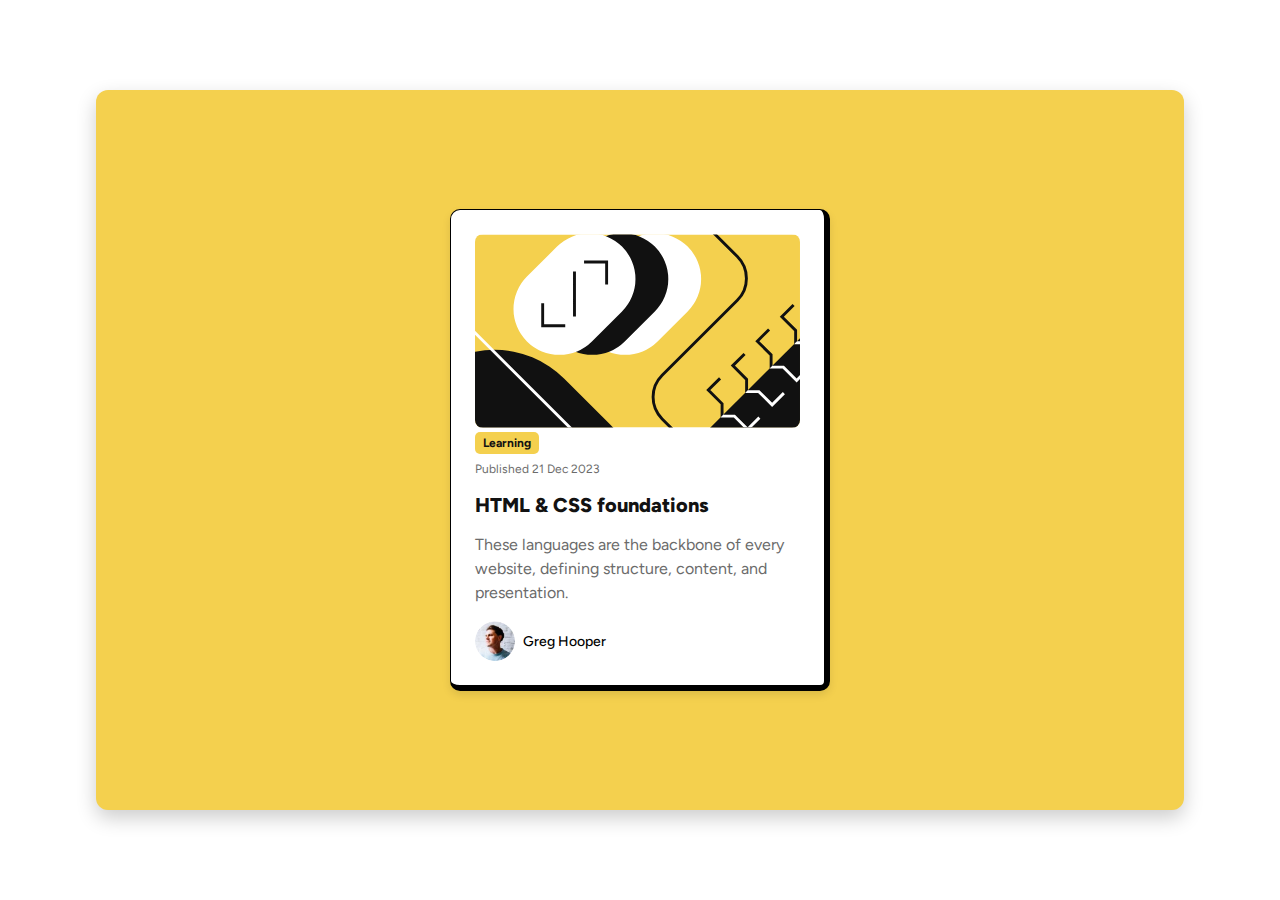
<file: blog-preview-card-main/index.html>
<!DOCTYPE html>
<html lang="en">
  <head>
    <meta charset="UTF-8" />
    <meta name="viewport" content="width=device-width, initial-scale=1.0" />
    <link rel="icon" type="image/png" sizes="32x32" href="assets/images/favicon-32x32.png" />
    <title>Blog Preview Card</title>
    <link rel="stylesheet" href="styles.css" />
    <link href="https://fonts.googleapis.com/css2?family=Figtree:wght@500;800&display=swap" rel="stylesheet" />
  </head>
  <body>
    <div class="background-yellow"></div> 

    <div class="card">
      <img src="assets/images/illustration-article.svg" alt="Blog preview illustration" class="card-image" />
      <div class="card-content">
        <span class="topic">Learning</span>
        <span class="date">Published 21 Dec 2023</span>
        <h2>HTML & CSS foundations</h2>
        <p class="description">
          These languages are the backbone of every website, defining structure, content, and presentation.
        </p>
        <div class="author">
          <img src="assets/images/image-avatar.webp" alt="Author avatar" class="avatar" />
          <span>Greg Hooper</span>
        </div>
      </div>
    </div>
  </body>
</html>
</file>
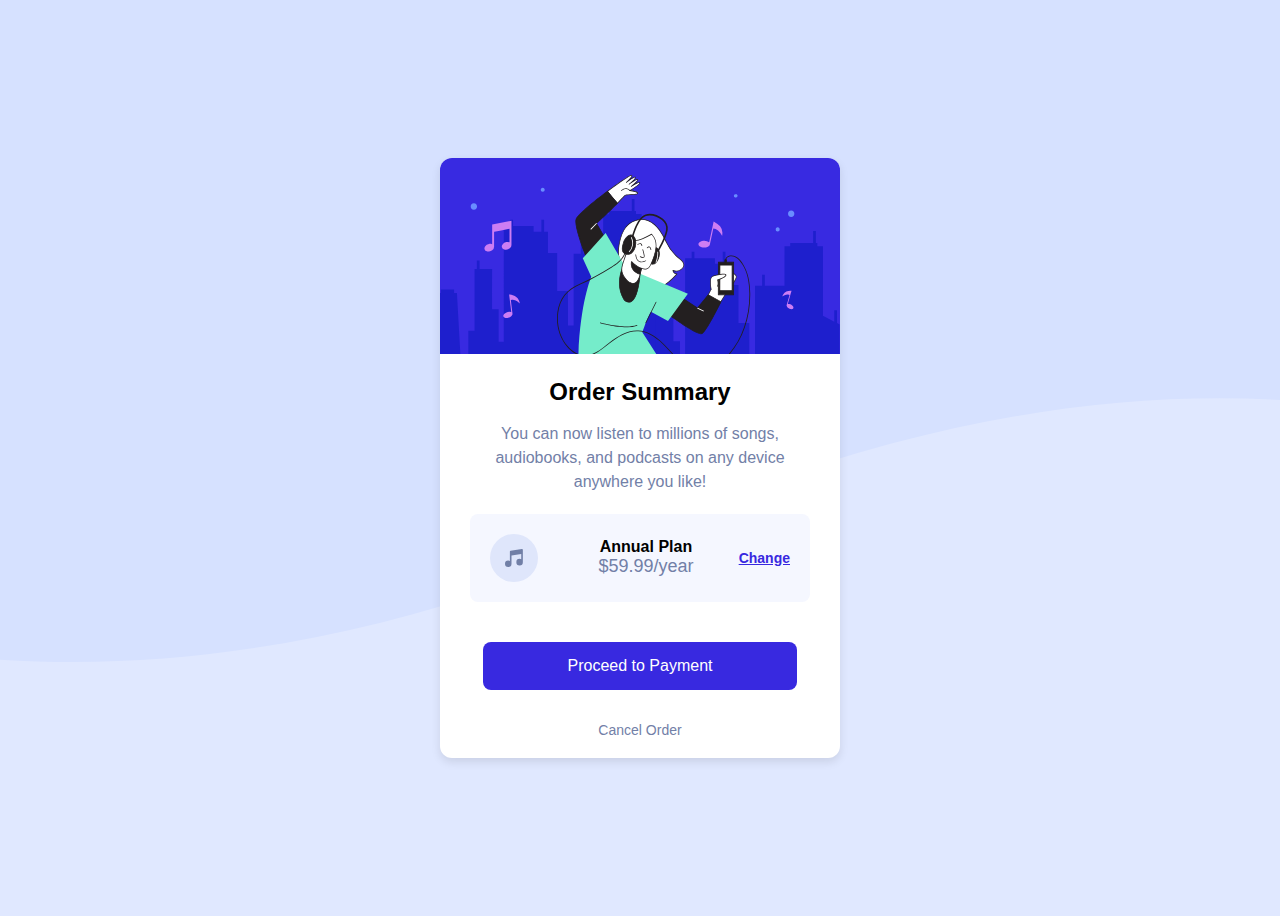
<file: order-summary-component-main/index.html>
<!DOCTYPE html>
<html lang="en">
<head>
  <meta charset="UTF-8">
  <meta name="viewport" content="width=device-width, initial-scale=1.0"> <!-- displays site properly based on user's device -->
 
  <link rel="icon" type="image/png" sizes="32x32" href="./images/favicon-32x32.png">
  
  <title>Frontend Mentor | Order summary card</title>

  <link rel="stylesheet" href="style.css">

  </head>
<body>

  <div class="container">
    <div class="illustration">
      <img src="images/illustration-hero.svg" alt="">
    </div>
    <div>
      <h1 class="title">Order Summary</h1>
      <p class="description">You can now listen to millions of songs, audiobooks, and podcasts on any device anywhere you like!</p>
    </div>

    <div class="plan">
      <img src="images/icon-music.svg" alt="">
      <div class="info">
        <span class="plan-name">Annual Plan</span>
        <span class="price">$59.99/year</span>
      </div>
      <a href="#" class="change-plan" >Change</a>
    </div>

    <button class="payment-btn">Proceed to Payment</button>
    <a href="#" class="cancel-order" >Cancel Order</a>
  </div>

</body>
</html>
</file>
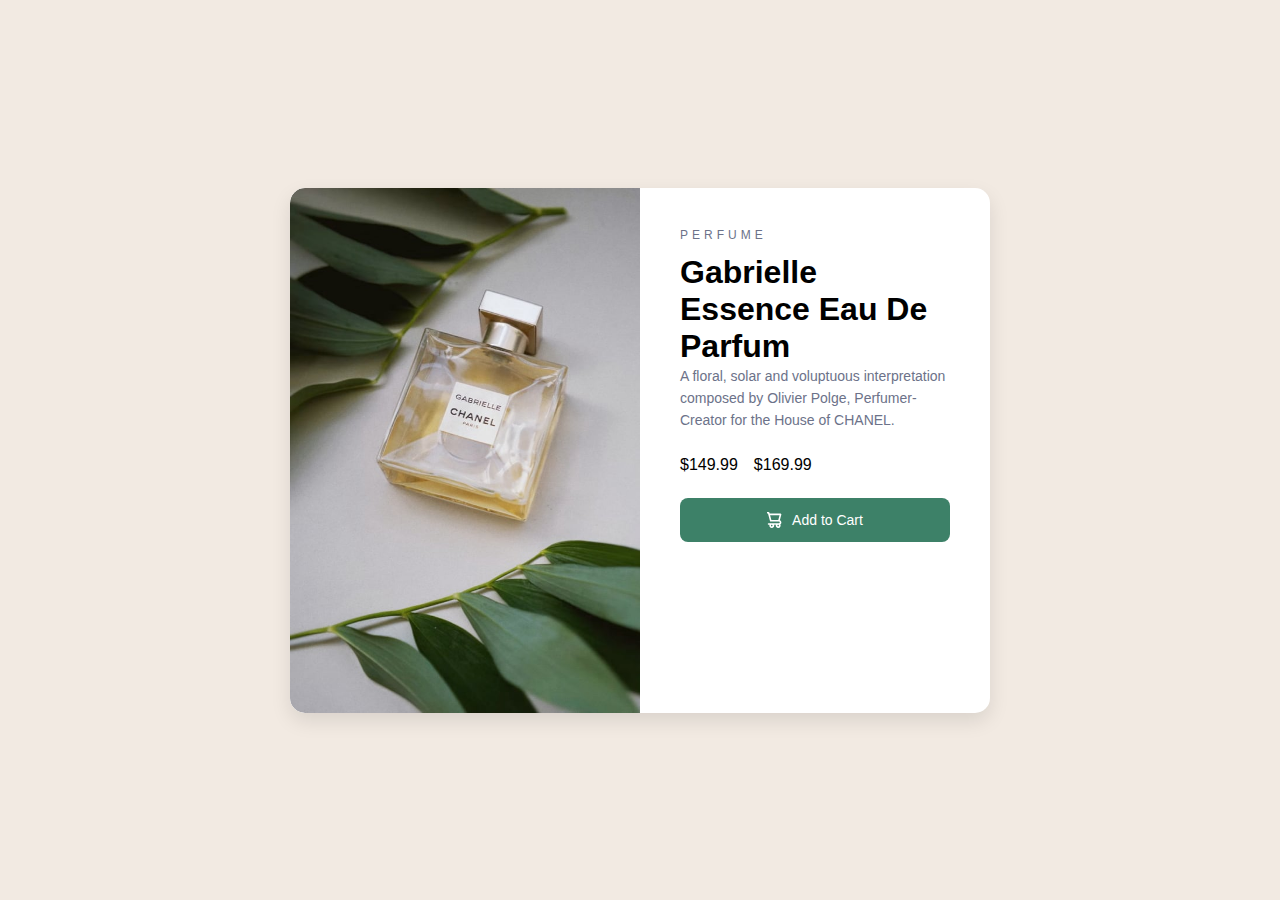
<file: product-preview-card-component-main/index.html>
<!DOCTYPE html>
<html lang="en">
<head>
  <meta charset="UTF-8">
  <meta name="viewport" content="width=device-width, initial-scale=1.0"> <!-- displays site properly based on user's device -->

  <link rel="icon" type="image/png" sizes="32x32" href="./images/favicon-32x32.png">
  
  <title>Frontend Mentor | Product preview card component</title>

  <link rel="stylesheet" href="./style.css">
</head>

<body>

  <div class="card">
    <picture class="card-img">
      <source media="(min-width: 769px)" srcset="images/image-product-desktop.jpg">
      <img src="images/image-product-mobile.jpg" alt="Gabrielle Chanel Perfume">
    </picture>
    <div class="card-content">
      <p class="category">PERFUME</p>
      <h1 class="title">Gabrielle Essence Eau De Parfum</h1>
      <p class="description">
        A floral, solar and voluptuous interpretation composed by Olivier Polge, Perfumer-Creator for the House of CHANEL.
      </p>
      <div class="price">
        <span class="current-price">$149.99</span>
        <span class="previous-price">$169.99</span>
      </div>
      <button class="add-to-cart">
        <img src="./images/icon-cart.svg" alt="Cart Icon">
        <span>Add to Cart</span>
      </button>
    </div>
  </div>

</body>
</html>
</file>
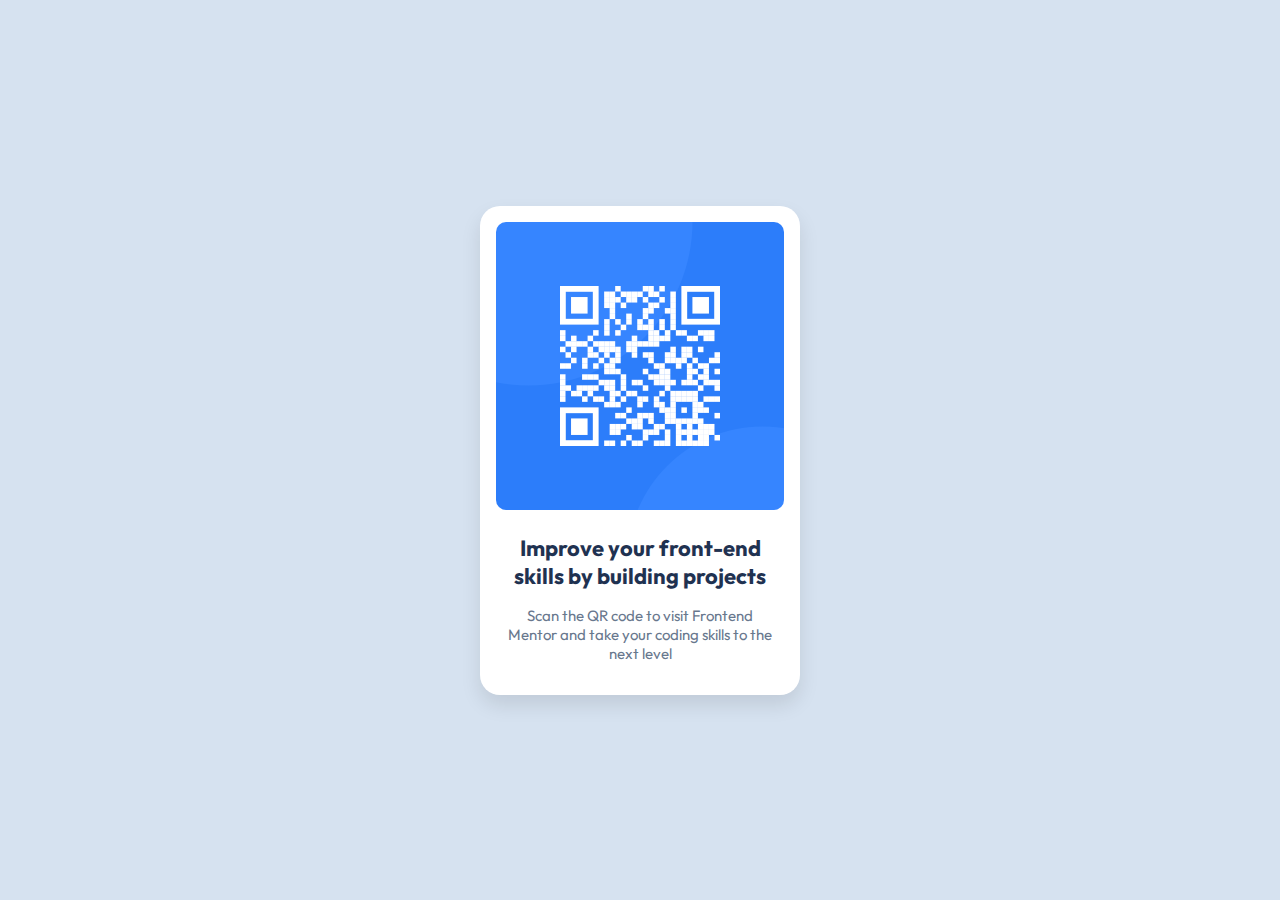
<file: qr-code-component-main/index.html>
<!DOCTYPE html>
<html lang="en">
<head>
  <meta charset="UTF-8" />
  <meta name="viewport" content="width=device-width, initial-scale=1.0" />

  <link rel="icon" type="image/png" sizes="32x32" href="./images/favicon-32x32.png" />
  <title>Frontend Mentor | QR code component</title>

  <!-- Font -->
  <link href="https://fonts.googleapis.com/css2?family=Outfit:wght@400;700&display=swap" rel="stylesheet" />

  <!-- CSS -->
  <link rel="stylesheet" href="style.css" />
</head>
<body>
  <main class="card">
    <img src="./images/image-qr-code.png" alt="QR code to Frontend Mentor" class="qr" />
    <h1>Improve your front-end skills by building projects</h1>
    <p>Scan the QR code to visit Frontend Mentor and take your coding skills to the next level</p>
  </main>
</body>
</html>
</file>
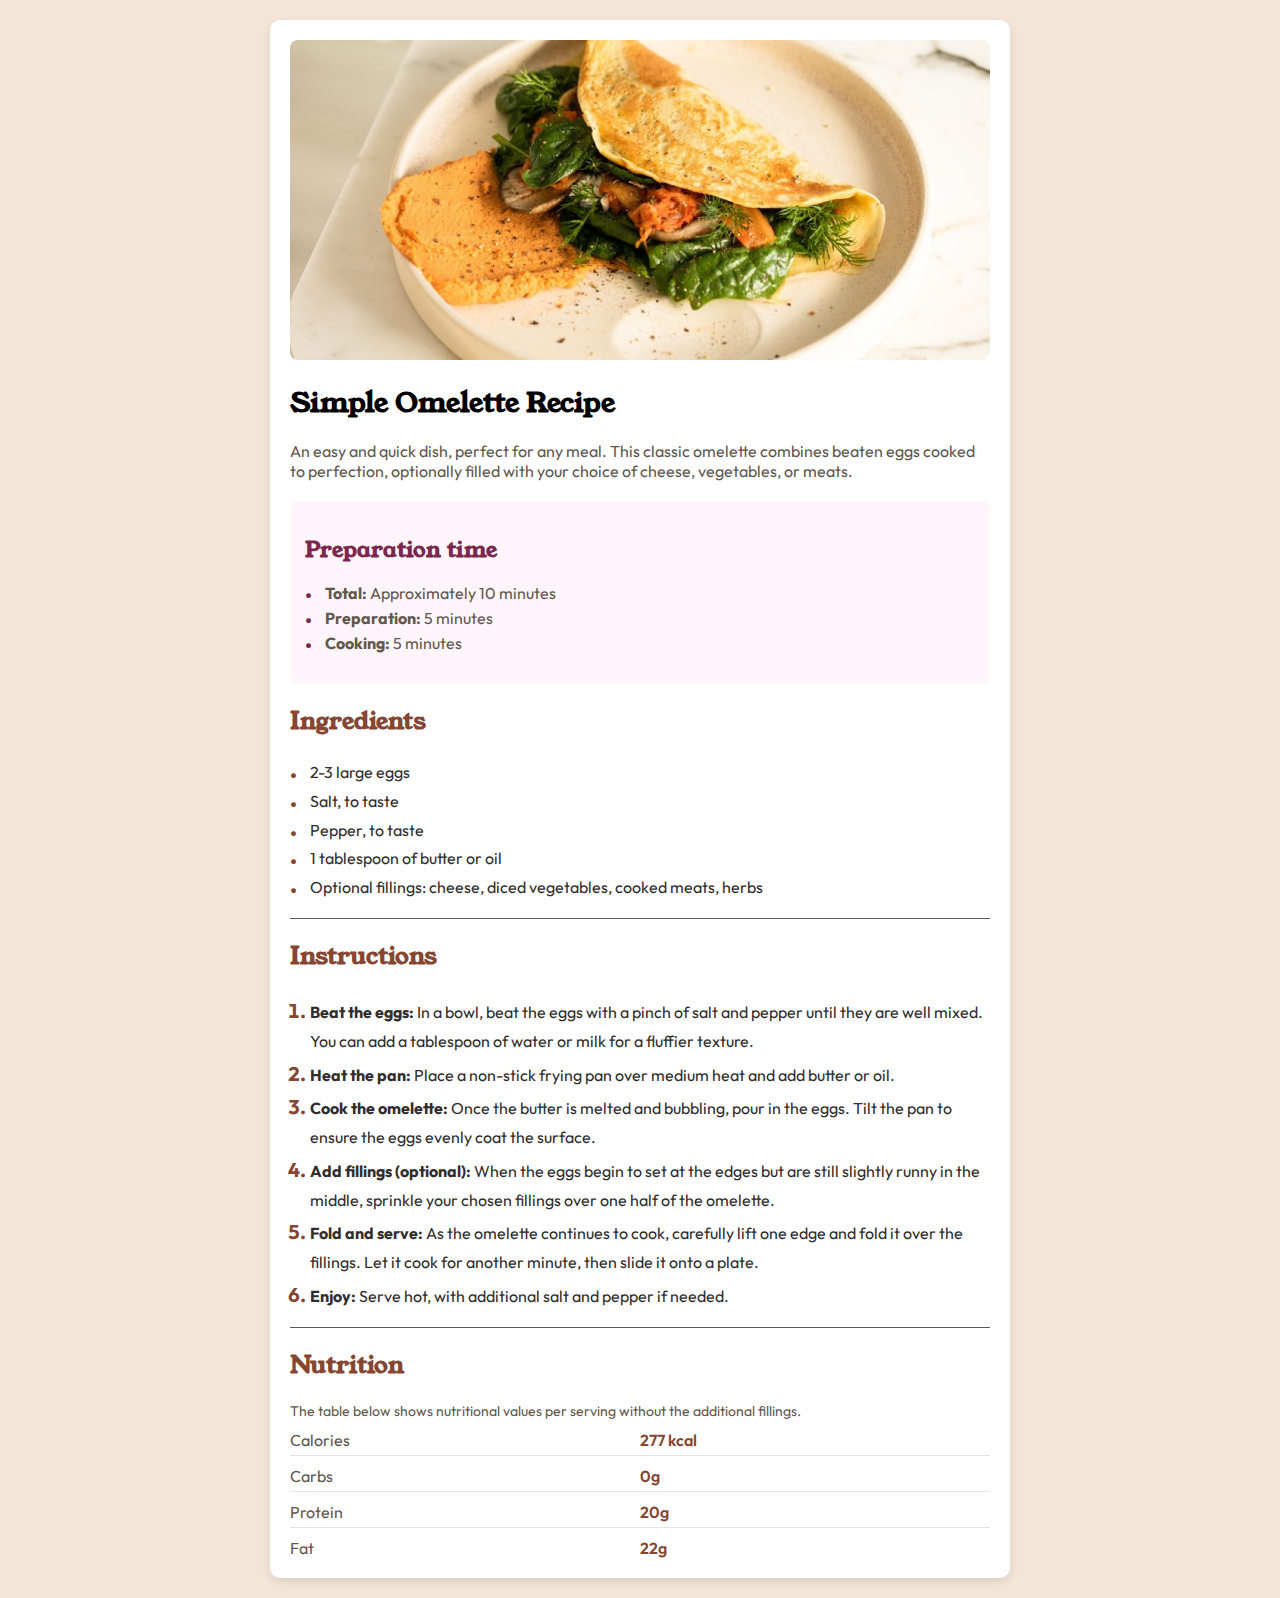
<file: recipe-page-main/index.html>
<!DOCTYPE html>
<html lang="en">
<head>
    <meta charset="UTF-8">
    <meta name="viewport" content="width=device-width, initial-scale=1.0">
    <link rel="icon" type="image/png" sizes="32x32" href="assets/images/favicon-32x32.png">
    <title>Simple Omelette Recipe</title>

    <!-- CSS Dosyası Bağlantısı -->
    <link rel="stylesheet" href="styles.css">
</head>
<body>
    <div class="container">
        <img src="assets/images/image-omelette.jpeg" alt="Omelette Recipe" class="recipe-image">
        <h1>Simple Omelette Recipe</h1>
        <p class="description">An easy and quick dish, perfect for any meal. This classic omelette combines beaten eggs cooked to perfection, optionally filled with your choice of cheese, vegetables, or meats.</p>

        <div class="prep-time-container">
          <h2>Preparation time</h2>
          <ul class="prep-time">
            <li><strong>Total:</strong> Approximately 10 minutes</li>
            <li><strong>Preparation:</strong> 5 minutes</li>
            <li><strong>Cooking:</strong> 5 minutes</li>
          </ul>
        </div>

        <div class="section">
            <h2>Ingredients</h2>
            <ul class="ingredients">
                <li>2-3 large eggs</li>
                <li>Salt, to taste</li>
                <li>Pepper, to taste</li>
                <li>1 tablespoon of butter or oil</li>
                <li>Optional fillings: cheese, diced vegetables, cooked meats, herbs</li>
            </ul>
        </div>
        <hr>
        <div class="section">
            <h2>Instructions</h2>
            <ol class="instructions">
                <li><strong>Beat the eggs:</strong> In a bowl, beat the eggs with a pinch of salt and pepper until they are well mixed. You can add a tablespoon of water or milk for a fluffier texture.</li>
                <li><strong>Heat the pan:</strong> Place a non-stick frying pan over medium heat and add butter or oil.</li>
                <li><strong>Cook the omelette:</strong> Once the butter is melted and bubbling, pour in the eggs. Tilt the pan to ensure the eggs evenly coat the surface.</li>
                <li><strong>Add fillings (optional):</strong> When the eggs begin to set at the edges but are still slightly runny in the middle, sprinkle your chosen fillings over one half of the omelette.</li>
                <li><strong>Fold and serve:</strong> As the omelette continues to cook, carefully lift one edge and fold it over the fillings. Let it cook for another minute, then slide it onto a plate.</li>
                <li><strong>Enjoy:</strong> Serve hot, with additional salt and pepper if needed.</li>
            </ol>
        </div>
        <hr>
        <div class="section">
    <h2>Nutrition</h2>
    <p class="nutrition-info">The table below shows nutritional values per serving without the additional fillings.</p>
    <div class="nutrition-container">
        <div class="nutrition-row">
            <span class="label">Calories</span>
            <span class="value">277 kcal</span>
        </div>
        <div class="nutrition-row">
            <span class="label">Carbs</span>
            <span class="value">0g</span>
        </div>
        <div class="nutrition-row">
            <span class="label">Protein</span>
            <span class="value">20g</span>
        </div>
        <div class="nutrition-row">
            <span class="label">Fat</span>
            <span class="value">22g</span>
        </div>
    </div>
</div>

    </div>
</body>
</html>
</file>
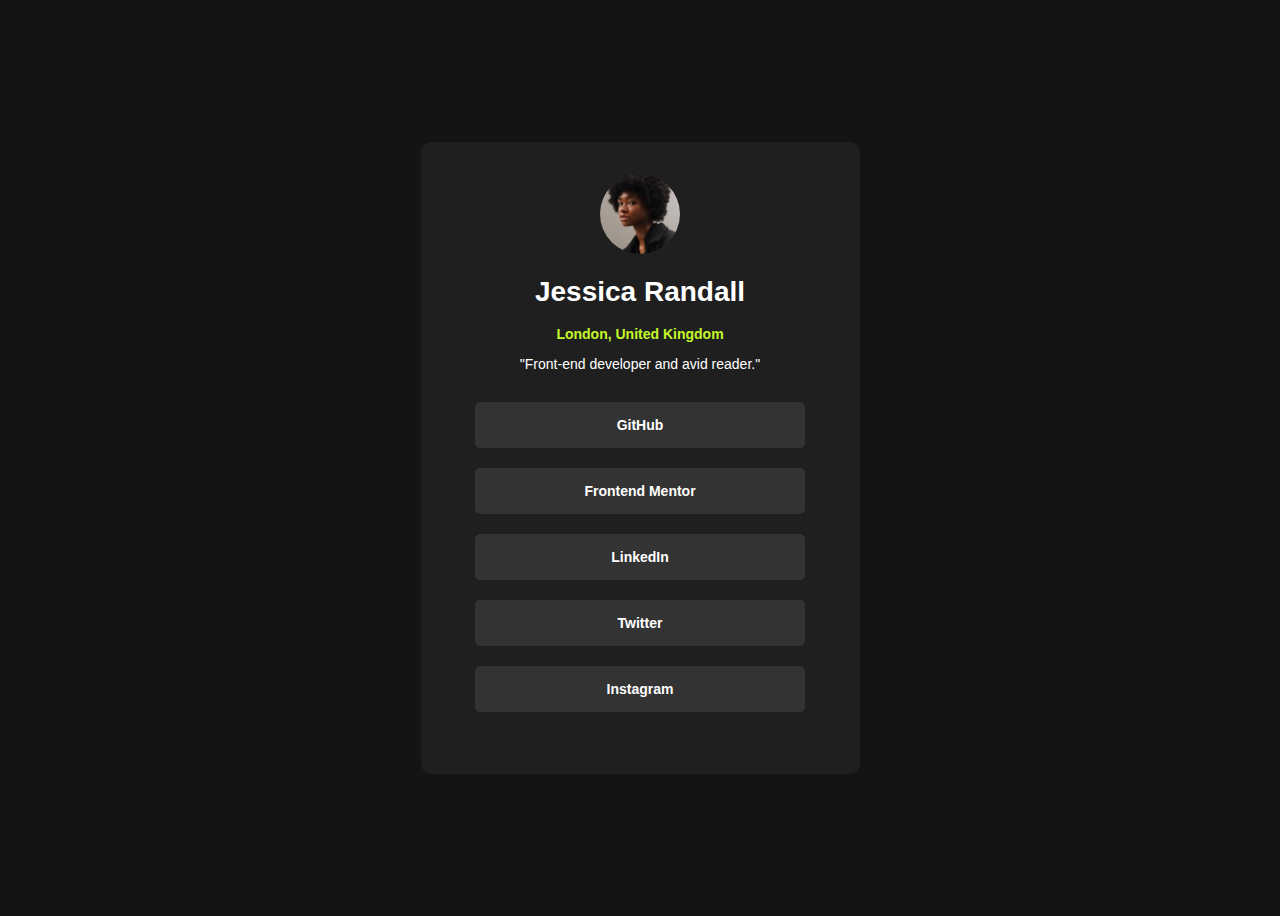
<file: social-links-profile-main/index.html>
<!DOCTYPE html>
<html lang="en">
<head>
  <meta charset="UTF-8">
  <meta name="viewport" content="width=device-width, initial-scale=1.0">
  
  <title>Frontend Mentor | Social Links Profile</title>
  <link rel="stylesheet" href="styles.css">
  <link rel="icon" type="image/png" sizes="32x32" href="assets/images/favicon-32x32.png">
</head>
<body>
  <div class="profile-card">
    <img src="assets/images/avatar-jessica.jpeg" alt="Jessica Randall" class="avatar">
    <h1>Jessica Randall</h1>
    <p class="location">London, United Kingdom</p>
    <p class="bio">"Front-end developer and avid reader."</p>

    <ul class="social-links">
      <li><a href="#">GitHub</a></li>
      <li><a href="#">Frontend Mentor</a></li>
      <li><a href="#">LinkedIn</a></li>
      <li><a href="#">Twitter</a></li>
      <li><a href="#">Instagram</a></li>
    </ul>
  </div>
</body>
</html>
</file>
<file: blog-preview-card-main/styles.css>
html {
  font-size: clamp(14px, 2vw, 16px);
}

body {
  margin: 0;
  padding: 0;
  background-color: hsl(0, 0%, 100%); /* Beyaz arka plan */
  font-family: 'Figtree', sans-serif;
  display: flex;
  flex-direction: column;
  justify-content: center;
  align-items: center;
  min-height: 100vh;
  position: relative;
}

.background-yellow {
  position: absolute;
  top: 50%;
  left: 50%;
  width: 85vw; 
  height: 80vh; 
  background-color: hsl(47, 88%, 63%);
  border-radius: 12px; /* Kartın yuvarlak kenarlarına uyum sağlar */
  transform: translate(-50%, -50%); /* Tam ortalamak için */
  box-shadow: 0 8px 20px rgba(0, 0, 0, 0.2);
  z-index: -1;
}

.card {
  background-color: hsl(0, 0%, 100%);
  border-radius: 10px;
  overflow: hidden;
  max-width: 325px; /* Kartı hafifçe daralttım */
  width: 85%; /* Daha kompakt bir görünüm için */
  box-shadow: 0 4px 8px rgba(0, 0, 0, 0.1);
  padding: 1.5rem;
  position: relative;
border-style: solid;
  border-color: hsl(0, 0%, 0%);
  border-width: 1px 6px 6px 1px; 
  z-index: 1; /* Kartın sarı alanın üstünde görünmesi için */
}

.card-image {
  width: 100%;
  border-radius: 8px;
}

.card-content .topic {
  font-size: 0.75rem;
  font-weight: 700;
  color: hsl(0, 0%, 7%); 
  background-color: hsl(47, 88%, 63%); 
  padding: 4px 8px; 
  border-radius: 5px;
  display: inline-block; 
}


.card-content .date {
  font-size: 0.75rem;
  color: hsl(0, 0%, 42%);
  margin-top: 0.5rem;
  display: block;
}

.card-content h2 {
  font-size: 1.25rem;
  color: hsl(0, 0%, 7%);
  font-weight: 800;
}

.card-content .description {
  font-size: 1rem;
  line-height: 1.5;
  color: hsl(0, 0%, 42%);
  margin: 0.5rem 0;
}

.author {
  display: flex;
  align-items: center;
  margin-top: 1rem;
}

.avatar {
  width: 40px;
  height: 40px;
  border-radius: 50%;
  margin-right: 0.5rem;
}

.author span {
  font-size: 0.875rem;
  color: hsl(0, 0%, 0%);
  font-weight: 500;
}
</file>
<file: order-summary-component-main/style.css>
body {
    font-family: Arial, sans-serif;
    text-align: center;
    background-color: hsl(225, 100%, 94%); /* Pale Blue */
    background-image: url('images/pattern-background-mobile.svg');
    background-repeat: no-repeat;
    background-size: contain;
    background-position: top center;
    min-height: 100vh;
    display: flex;
    justify-content: center;
    align-items: center;
}

.title{
    font-size: 24px;
    font-weight: bold;
    color: black;
    margin-top: 20px;
}
.description{
    font-size: 16px;
    color: hsl(224, 23%, 55%);
    margin-top: 10px;
    text-align: center;
    padding-left: 30px; /* Sol tarafa 30px boşluk ekledik */
    padding-right: 30px;
    line-height: 1.5; 
}

.container {
    width: 400px;
    height: 600px;
    background-color: white;
    border-radius: 12px;
    box-shadow: 0 4px 10px rgba(0,0,0,0.1);
}

.illustration img {
    width: 100%;
    border-top-left-radius: 12px;
    border-top-right-radius: 12px;
}

.plan {
    display: flex;
    align-items: center;
    justify-content: space-between;
    background-color: hsl(225, 100%, 98%);
    padding: 20px;
    margin: 20px 30px;
    border-radius: 8px;
}
.plan img {
    width: 50px; /* Görsel boyutunu ayarla */
    height: auto;
    margin-right: 15px; /* Sağında boşluk bırak */
}

.plan-info {
    display: flex;
    flex-direction: column; /* Yalnızca name ve price alt alta olacak */
    align-items: flex-start; /* Default olarak sola hizalıydı */
    margin-left: 15px;
}

.plan-name {
    font-weight: bold;
    margin-bottom: 5px;
}

.price {
    font-size: 18px;
    color: hsl(224, 23%, 55%);
    padding-top: 8px;
}

.change-plan {
    margin-left: auto; /* Sağ tarafa ittir */
    color: hsl(245, 75%, 52%);
    font-size: 14px;
    text-decoration: underline;
    font-weight: bold;
}

.payment-btn {
    background-color: hsl(245, 75%, 52%);
    color: white;
    
    padding: 15px 85px;
    margin: 20px 0;
    text-align: center;
    border: none;
    border-radius: 8px;
    font-size: 16px;
    cursor: pointer;
}

.cancel-order {
    display: block;
    color: hsl(224, 23%, 55%);
    margin-top: 12px;
    font-size: 14px;
    text-decoration: none;
}
</file>
<file: recipe-page-main/styles.css>
/* Genel Stil Ayarları */
@font-face {
    font-family: 'Young Serif';
    src: url('assets/fonts/young-serif/YoungSerif-Regular.ttf') format('truetype');
}

@font-face {
    font-family: 'Outfit';
    src: url('assets/fonts/outfit/Outfit-VariableFont_wght.ttf') format('truetype');
}

:root {
    --white: hsl(0, 0%, 100%);
    --stone-100: hsl(30, 54%, 90%);
    --stone-150: hsl(30, 18%, 87%);
    --stone-600: hsl(30, 10%, 34%);
    --stone-900: hsl(24, 5%, 18%);
    --brown-800: hsl(14, 45%, 36%);
    --rose-800: hsl(332, 51%, 32%);
    --rose-50: hsl(330, 100%, 98%);
}

body {
    font-family: 'Outfit', sans-serif;
    background-color: var(--stone-100);
    color: var(--stone-900);
    margin: 0;
    padding: 20px;
}

.container {
    max-width: 700px;
    background-color: var(--white);
    padding: 20px;
    border-radius: 10px;
    box-shadow: 0 4px 10px rgba(0, 0, 0, 0.1);
    margin: auto;
}

.recipe-image {
    width: 100%;
    border-radius: 8px;
}
h1 {
    color: black; /* Başlığı siyah yap */
    font-family: 'Young Serif', serif;
    font-size: 28px;
}


h2 {
    font-family: 'Young Serif', serif;
    color: var(--brown-800);
}

.description {
    font-size: 16px;
    color: var(--stone-600);
}

.section {
    margin-top: 20px;
}

/* Preparation Time Bölümü */
.prep-time-container {
    background-color: var(--rose-50); /* Açık pembe arka plan */
    padding: 15px;
    border-radius: 8px;
    margin-top: 20px;
}

.prep-time-container h2 {
    color: var(--rose-800); /* Daha koyu morumsu renk */
    font-family: 'Young Serif', serif;
    font-size: 22px;
}

.prep-time {
    list-style: none;
    padding: 0;
}

.prep-time li {
    font-size: 16px;
    color: var(--stone-600);
    margin-bottom: 5px;
    position: relative;
    padding-left: 20px; /* Nokta için boşluk */
}

.prep-time li::before {
    content: "•";
    color: var(--rose-800); /* Başlık renginde noktalar */
    font-size: 20px;
    font-weight: bold;
    position: absolute;
    left: 0;
}


.ingredients {
    list-style: none;
    padding-left: 0;
}

.ingredients li {
    font-size: 16px;
    line-height: 1.8; /* Satır aralığı artırıldı */
    color: var(--stone-900);
    position: relative;
    padding-left: 20px; /* Nokta için boşluk bıraktım */
}

.ingredients li::before {
    content: "•";
    color: var(--brown-800); /* Başlık renginde noktalar */
    font-size: 20px;
    font-weight: bold;
    position: absolute;
    left: 0;
}



.instructions {
    list-style: decimal; /* Sayılar 1, 2, 3 şeklinde olacak */
    padding-left: 20px;
}

.instructions li {
    font-size: 16px;
    line-height: 1.8; /* Daha fazla satır aralığı */
    color: var(--stone-900);
}

.instructions li::marker {
    font-weight: bold;
    font-size: 20px;
    color: var(--brown-800); /* Başlık renginde */
}


.nutrition-info {
    font-size: 14px;
    color: var(--stone-600);
    margin-bottom: 10px;
}

.nutrition-container {
    display: flex;
    flex-direction: column;
    gap: 10px;
    align-items: flex-start; /* İçeriği sola hizala */
}

.nutrition-row {
    display: flex;
    width: 100%;
    justify-content: flex-start; /* Elemanları sola hizala */
    font-size: 16px;
    font-weight: 600;
    color: var(--brown-800);
}

.label {
    width: 50%;
    text-align: left;
    color: var(--stone-600); 
    font-weight: normal;
}

.value {
    width: 50%;
    text-align: left;
    color: var(--brown-800); /* Başlıktan farklı ama daha belirgin */
}

.nutrition-row:not(:last-child) {
    border-bottom: 1px solid rgba(0, 0, 0, 0.1);
    padding-bottom: 5px;
}

hr {
    border: none;
    border-top: 1px solid var(--stone-600);
    width: 100%;
}

/* Mobil Uyumluluk */
@media (max-width: 375px) {
    .container {
        padding: 15px;
    }
}
</file>
<file: social-links-profile-main/styles.css>
body {
  background-color: hsl(0, 0%, 8%);
  color: hsl(0, 0%, 100%);
  font-family: 'Inter', sans-serif;
  font-size: 14px;
  text-align: center;
  display: flex;
  justify-content: center;
  align-items: center;
  height: 100vh;
}

.profile-card {
  background-color: hsl(0, 0%, 12%);
  padding: 2rem;
  border-radius: 10px;
  width: 375px;
}

.avatar {
  width: 80px;
  border-radius: 50%;
}

h1 {
  font-weight: 700;
}

.location {
  color: hsl(75, 94%, 57%);
  font-weight: 600;
}

.bio {
  margin-bottom: 1rem;
  font-weight: 400;
}

.social-links {
  list-style: none;
  padding: 0;
  margin: 20px 0; 
  display: flex;
  flex-direction: column;
  align-items: center; 
}

.social-links li {
  margin: 10px 0;
  width: 100%; 
}


.social-links a {
  text-decoration: none;
  color: hsl(0, 0%, 100%);
  background-color: hsl(0, 0%, 20%);
  padding: 15px 15px; 
  border-radius: 5px;
  display: block;
  text-align: center;
  font-weight: 600;
  width: 80%;
  margin: 0 auto;
}

.social-links a:hover {
  background-color: hsl(75, 94%, 57%);
  color: hsl(0, 0%, 8%);
}
</file>
<file: product-preview-card-component-main/style.css>
/* Global reset */
* {
  margin: 0;
  padding: 0;
  box-sizing: border-box;
}

body {
  font-family: 'Arial', sans-serif;
  background-color: #f2eae2;
  display: flex;
  align-items: center;
  justify-content: center;
  min-height: 100vh;
  padding: 20px;
}

.card {
  background-color: #ffffff;
  border-radius: 15px;
  overflow: hidden;
  display: flex;
  flex-direction: column;
  max-width: 350px;
  box-shadow: 0 8px 20px rgba(0, 0, 0, 0.1); /* daha şık görünüm için */
}
.card-img {
  overflow: hidden;
  border-top-left-radius: 15px;
  border-top-right-radius: 15px;
}

.card-img img {
  width: 100%;
  height: auto;
  display: block;
  object-fit: cover;
}
.card-content {
  padding: 24px;
}

.category {
  letter-spacing: 4px;
  font-size: 12px;
  color: #6c7289;
  margin-bottom: 12px;
}

.product-title {
  font-size: 24px;
  font-weight: 700;
  margin-bottom: 16px;
  color: #1c232b;
}

.description {
  font-size: 14px;
  color: #6c7289;
  line-height: 1.6;
  margin-bottom: 24px;
}

.price {
  display: flex;
  align-items: center;
  gap: 16px;
  margin-bottom: 24px;
}

.new-price {
  font-size: 24px;
  font-weight: 700;
  color: #3d8168;
}

.old-price {
  font-size: 14px;
  text-decoration: line-through;
  color: #6c7289;
}

.add-to-cart {
  background-color: #3d8168;
  color: white;
  border: none;
  width: 100%;
  padding: 14px;
  font-size: 14px;
  border-radius: 8px;
  cursor: pointer;
  display: flex;
  justify-content: center;
  align-items: center;
  gap: 10px;
  transition: background-color 0.3s ease;
}

.add-to-cart:hover {
  background-color: #1a4032;
}

@media (min-width: 768px) {
  .card {
    flex-direction: row;
    max-width: 700px;
  }

  .card-img {
    width: 50%;
    height: 100%;
    border-top-right-radius: 0;
    border-bottom-left-radius: 15px;
  }

  .card-img img {
    height: 100%;
    object-fit: cover;
    display: block;
  }

  .card-content {
    width: 50%;
    padding: 40px;
  }
}
</file>
<file: qr-code-component-main/style.css>
/* Reset */
* {
  box-sizing: border-box;
  margin: 0;
  padding: 0;
}

body {
  font-family: 'Outfit', sans-serif;
  background-color: hsl(212, 45%, 89%);
  display: flex;
  justify-content: center;
  align-items: center;
  min-height: 100vh;
  padding: 20px;
}

/* Card */
.card {
  background-color: hsl(0, 0%, 100%);
  width: 320px;
  border-radius: 20px;
  padding: 16px;
  text-align: center;
  box-shadow: 0px 10px 20px rgba(0, 0, 0, 0.1);
}

.card img.qr {
  width: 100%;
  border-radius: 10px;
  margin-bottom: 20px;
}

.card h1 {
  font-size: 22px;
  font-weight: 700;
  color: hsl(218, 44%, 22%);
  margin-bottom: 16px;
}

.card p {
  font-size: 15px;
  font-weight: 400;
  color: hsl(216, 15%, 48%);
  margin-bottom: 16px;
  padding: 0 8px;
}
</file>
